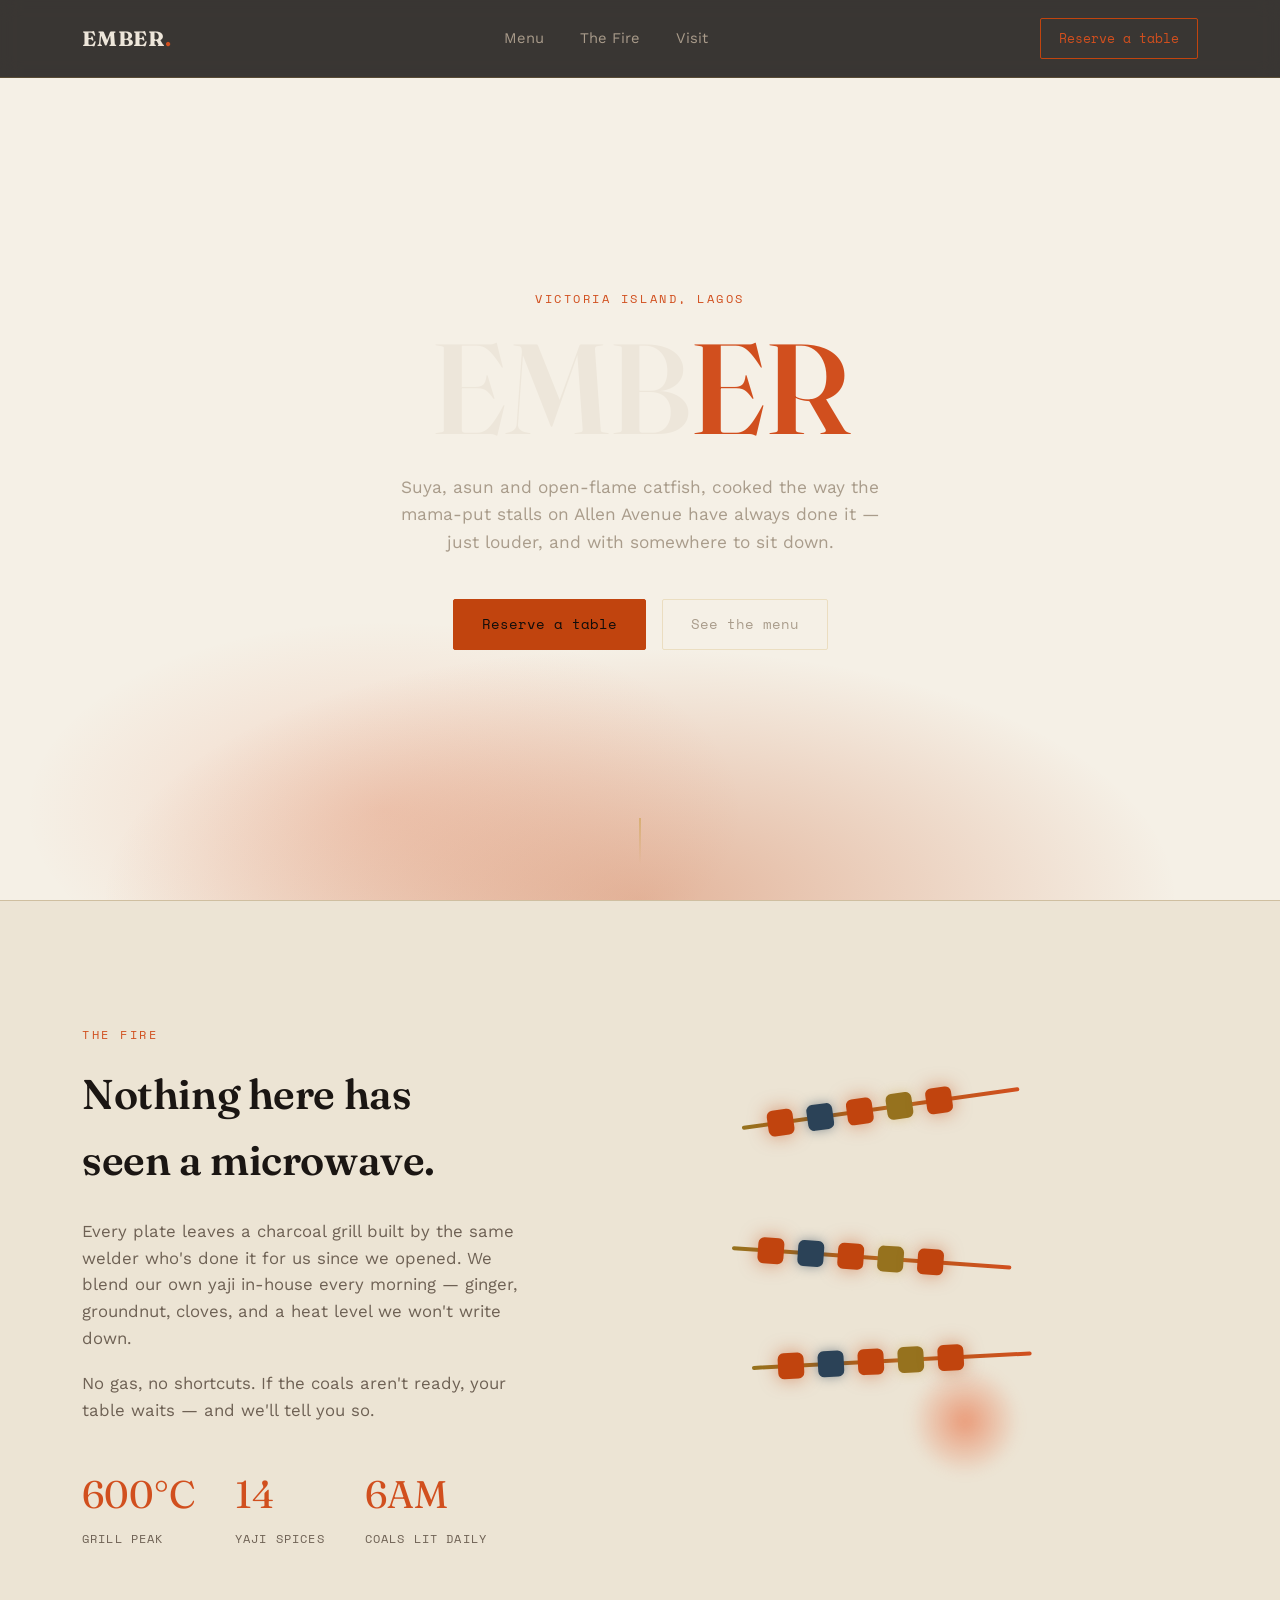
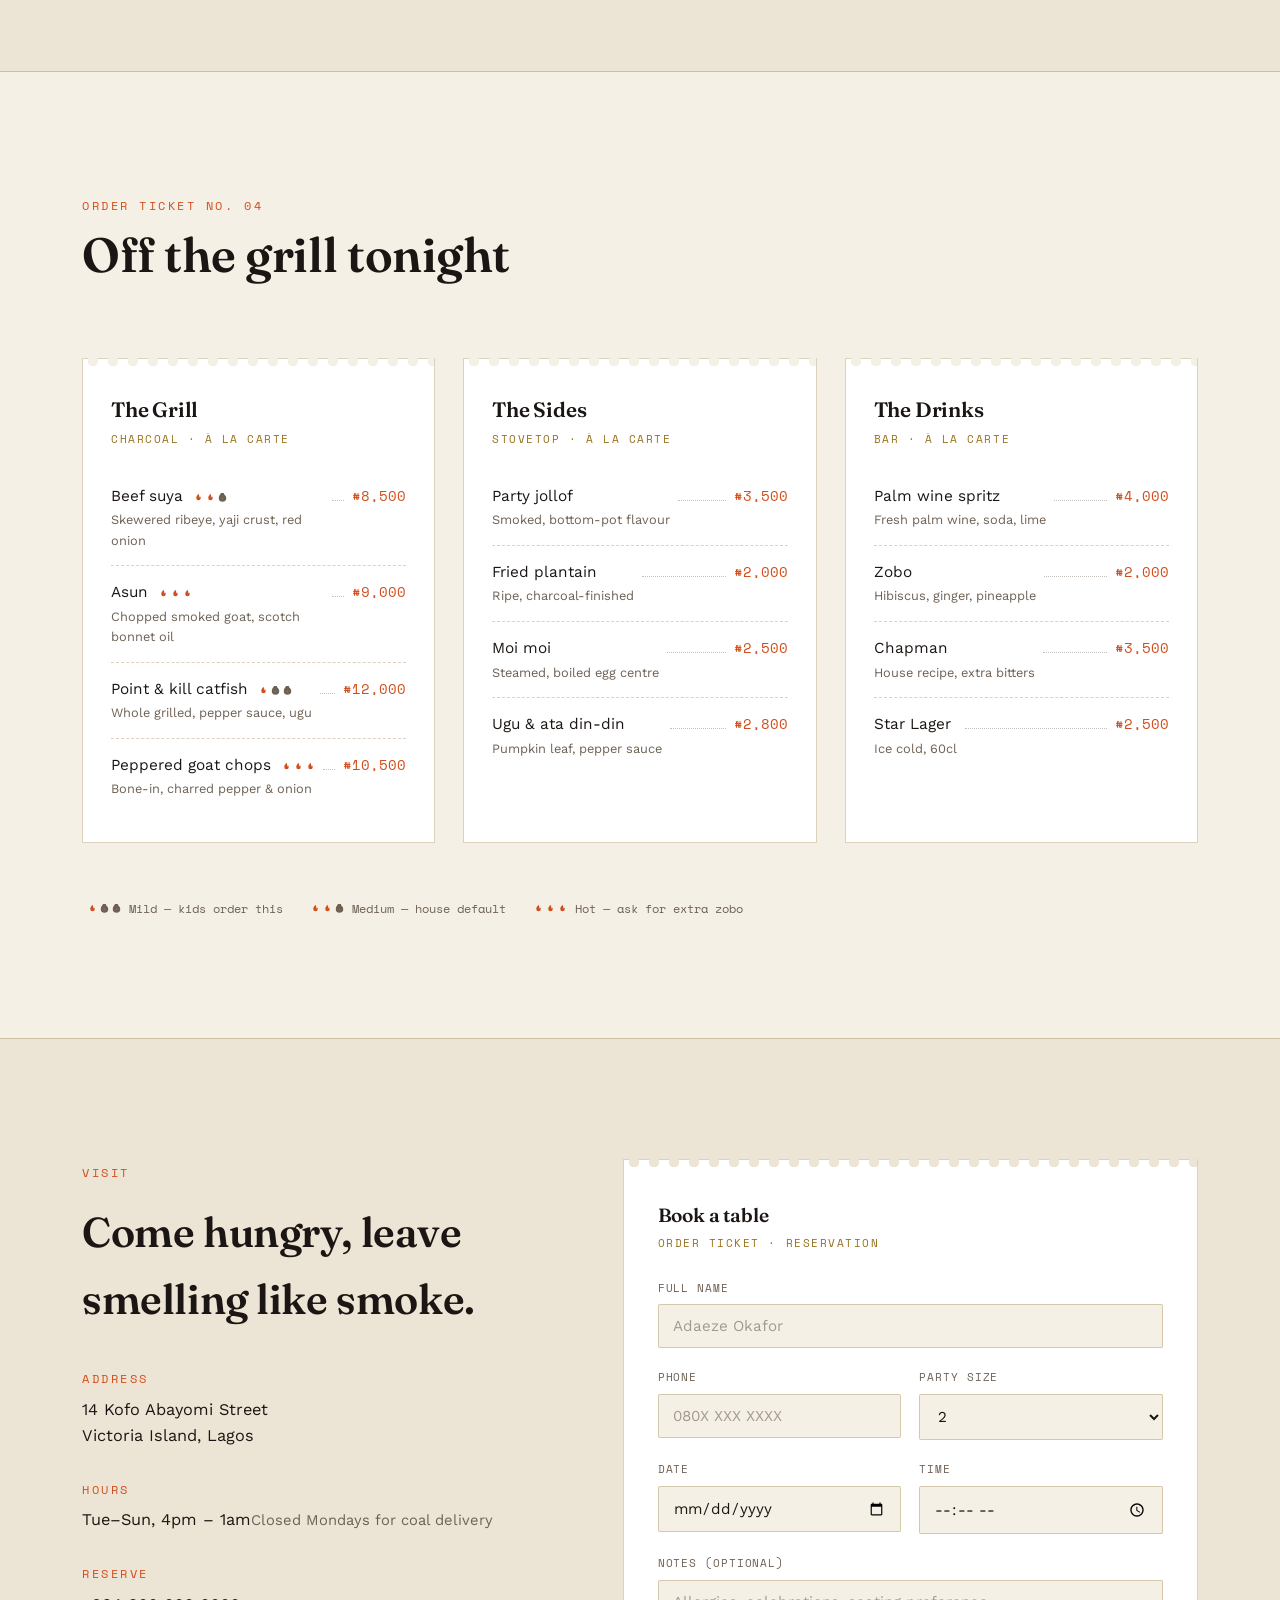
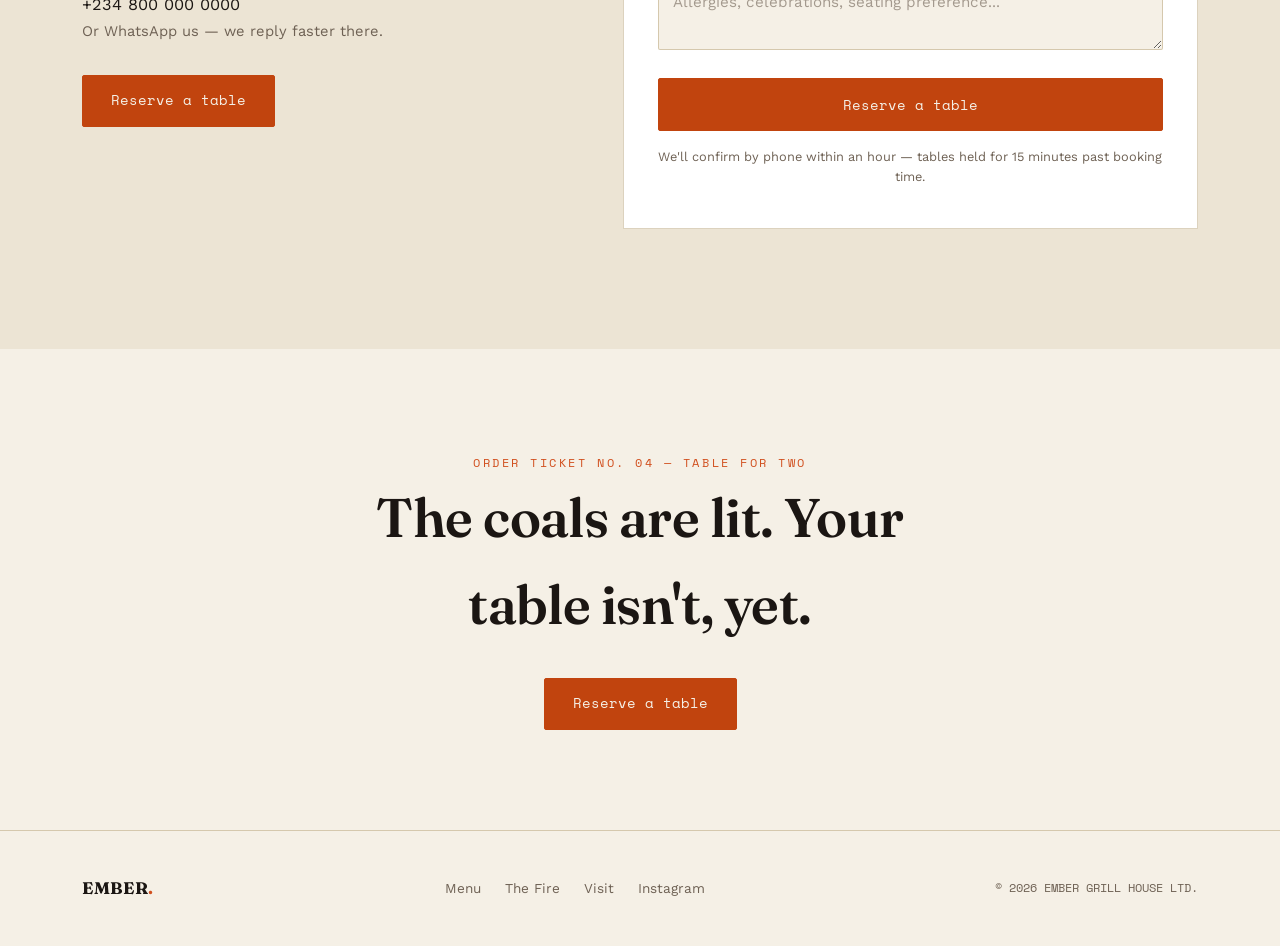
<file: ember-landing_1.html>
<!DOCTYPE html>
<html lang="en">
<head>
<meta charset="UTF-8">
<meta name="viewport" content="width=device-width, initial-scale=1.0">
<title>EMBER — Lagos Suya &amp; Grill House</title>
<link rel="preconnect" href="https://fonts.googleapis.com">
<link rel="preconnect" href="https://fonts.gstatic.com" crossorigin>
<link href="https://fonts.googleapis.com/css2?family=Fraunces:opsz,wght@9..144,300;9..144,500;9..144,600;9..144,700&family=Work+Sans:wght@300;400;500;600&family=Space+Mono:wght@400;700&display=swap" rel="stylesheet">
<link rel="stylesheet" href="ember-landing.css">
</head>
<body>

<header>
  <nav>
    <a href="#top" class="logo">EMBER<span>.</span></a>
    <div class="nav-links" id="navLinks">
      <a href="#menu">Menu</a>
      <a href="#fire">The Fire</a>
      <a href="#visit">Visit</a>
    </div>
    <a href="#visit" class="nav-cta">Reserve a table</a>
    <button class="nav-toggle" id="navToggle" aria-label="Toggle navigation" aria-expanded="false">☰</button>
  </nav>
</header>

<section class="hero" id="top">
  <div class="hero-inner">
    <span class="eyebrow">Victoria Island, Lagos</span>
    <h1>EMB<em>ER</em></h1>
    <p class="hero-sub">Suya, asun and open-flame catfish, cooked the way the mama-put stalls on Allen Avenue have always done it — just louder, and with somewhere to sit down.</p>
    <div class="hero-actions">
      <a href="#visit" class="btn btn-primary">Reserve a table</a>
      <a href="#menu" class="btn btn-ghost">See the menu</a>
    </div>
  </div>
  <div class="scroll-cue" aria-hidden="true"></div>
</section>

<section class="fire" id="fire">
  <div class="wrap fire-grid">
    <div class="reveal">
      <span class="eyebrow">The Fire</span>
      <h2 class="section-title fire-title">Nothing here has seen a microwave.</h2>
      <p class="fire-copy">Every plate leaves a charcoal grill built by the same welder who's done it for us since we opened. We blend our own yaji in-house every morning — ginger, groundnut, cloves, and a heat level we won't write down.</p>
      <p>No gas, no shortcuts. If the coals aren't ready, your table waits — and we'll tell you so.</p>
      <div class="fire-stats">
        <div class="fire-stat">
          <span class="num">600°C</span>
          <span class="label">Grill peak</span>
        </div>
        <div class="fire-stat">
          <span class="num">14</span>
          <span class="label">Yaji spices</span>
        </div>
        <div class="fire-stat">
          <span class="num">6AM</span>
          <span class="label">Coals lit daily</span>
        </div>
      </div>
    </div>
    <div class="skewer-art reveal" aria-hidden="true">
      <div class="flame"></div>
      <div class="skewer s1"><span class="chunk"></span><span class="chunk"></span><span class="chunk"></span></div>
      <div class="skewer s2"><span class="chunk"></span><span class="chunk"></span><span class="chunk"></span></div>
      <div class="skewer s3"><span class="chunk"></span><span class="chunk"></span><span class="chunk"></span></div>
    </div>
  </div>
</section>

<section id="menu">
  <div class="wrap">
    <div class="section-head reveal">
      <span class="eyebrow">Order Ticket No. 04</span>
      <h2>Off the grill tonight</h2>
    </div>

    <div class="menu-grid">

      <div class="ticket reveal">
        <h3>The Grill</h3>
        <span class="ticket-tag">Charcoal · À la carte</span>

        <div class="dish">
          <span class="dish-name">Beef suya
            <span class="heat" aria-label="heat level 2 of 3">
              <svg class="lit" viewBox="0 0 24 24"><path d="M12 2c-3 4-6 6-6 11a6 6 0 0012 0c0-2-1-3-2-4 0 2-1 3-2 2 1-3-1-5-2-9z"/></svg>
              <svg class="lit" viewBox="0 0 24 24"><path d="M12 2c-3 4-6 6-6 11a6 6 0 0012 0c0-2-1-3-2-4 0 2-1 3-2 2 1-3-1-5-2-9z"/></svg>
              <svg class="unlit" viewBox="0 0 24 24"><path d="M12 2c-3 4-6 6-6 11a6 6 0 0012 0c0-2-1-3-2-4 0 2-1 3-2 2 1-3-1-5-2-9z"/></svg>
            </span>
            <span class="desc">Skewered ribeye, yaji crust, red onion</span>
          </span>
          <span class="dish-leader"></span>
          <span class="dish-price mono">₦8,500</span>
        </div>

        <div class="dish">
          <span class="dish-name">Asun
            <span class="heat" aria-label="heat level 3 of 3">
              <svg class="lit" viewBox="0 0 24 24"><path d="M12 2c-3 4-6 6-6 11a6 6 0 0012 0c0-2-1-3-2-4 0 2-1 3-2 2 1-3-1-5-2-9z"/></svg>
              <svg class="lit" viewBox="0 0 24 24"><path d="M12 2c-3 4-6 6-6 11a6 6 0 0012 0c0-2-1-3-2-4 0 2-1 3-2 2 1-3-1-5-2-9z"/></svg>
              <svg class="lit" viewBox="0 0 24 24"><path d="M12 2c-3 4-6 6-6 11a6 6 0 0012 0c0-2-1-3-2-4 0 2-1 3-2 2 1-3-1-5-2-9z"/></svg>
            </span>
            <span class="desc">Chopped smoked goat, scotch bonnet oil</span>
          </span>
          <span class="dish-leader"></span>
          <span class="dish-price mono">₦9,000</span>
        </div>

        <div class="dish">
          <span class="dish-name">Point &amp; kill catfish
            <span class="heat" aria-label="heat level 1 of 3">
              <svg class="lit" viewBox="0 0 24 24"><path d="M12 2c-3 4-6 6-6 11a6 6 0 0012 0c0-2-1-3-2-4 0 2-1 3-2 2 1-3-1-5-2-9z"/></svg>
              <svg class="unlit" viewBox="0 0 24 24"><path d="M12 2c-3 4-6 6-6 11a6 6 0 0012 0c0-2-1-3-2-4 0 2-1 3-2 2 1-3-1-5-2-9z"/></svg>
              <svg class="unlit" viewBox="0 0 24 24"><path d="M12 2c-3 4-6 6-6 11a6 6 0 0012 0c0-2-1-3-2-4 0 2-1 3-2 2 1-3-1-5-2-9z"/></svg>
            </span>
            <span class="desc">Whole grilled, pepper sauce, ugu</span>
          </span>
          <span class="dish-leader"></span>
          <span class="dish-price mono">₦12,000</span>
        </div>

        <div class="dish">
          <span class="dish-name">Peppered goat chops
            <span class="heat" aria-label="heat level 3 of 3">
              <svg class="lit" viewBox="0 0 24 24"><path d="M12 2c-3 4-6 6-6 11a6 6 0 0012 0c0-2-1-3-2-4 0 2-1 3-2 2 1-3-1-5-2-9z"/></svg>
              <svg class="lit" viewBox="0 0 24 24"><path d="M12 2c-3 4-6 6-6 11a6 6 0 0012 0c0-2-1-3-2-4 0 2-1 3-2 2 1-3-1-5-2-9z"/></svg>
              <svg class="lit" viewBox="0 0 24 24"><path d="M12 2c-3 4-6 6-6 11a6 6 0 0012 0c0-2-1-3-2-4 0 2-1 3-2 2 1-3-1-5-2-9z"/></svg>
            </span>
            <span class="desc">Bone-in, charred pepper &amp; onion</span>
          </span>
          <span class="dish-leader"></span>
          <span class="dish-price mono">₦10,500</span>
        </div>
      </div>

      <div class="ticket reveal">
        <h3>The Sides</h3>
        <span class="ticket-tag">Stovetop · À la carte</span>

        <div class="dish">
          <span class="dish-name">Party jollof<span class="desc">Smoked, bottom-pot flavour</span></span>
          <span class="dish-leader"></span>
          <span class="dish-price mono">₦3,500</span>
        </div>
        <div class="dish">
          <span class="dish-name">Fried plantain<span class="desc">Ripe, charcoal-finished</span></span>
          <span class="dish-leader"></span>
          <span class="dish-price mono">₦2,000</span>
        </div>
        <div class="dish">
          <span class="dish-name">Moi moi<span class="desc">Steamed, boiled egg centre</span></span>
          <span class="dish-leader"></span>
          <span class="dish-price mono">₦2,500</span>
        </div>
        <div class="dish">
          <span class="dish-name">Ugu &amp; ata din-din<span class="desc">Pumpkin leaf, pepper sauce</span></span>
          <span class="dish-leader"></span>
          <span class="dish-price mono">₦2,800</span>
        </div>
      </div>

      <div class="ticket reveal">
        <h3>The Drinks</h3>
        <span class="ticket-tag">Bar · À la carte</span>

        <div class="dish">
          <span class="dish-name">Palm wine spritz<span class="desc">Fresh palm wine, soda, lime</span></span>
          <span class="dish-leader"></span>
          <span class="dish-price mono">₦4,000</span>
        </div>
        <div class="dish">
          <span class="dish-name">Zobo<span class="desc">Hibiscus, ginger, pineapple</span></span>
          <span class="dish-leader"></span>
          <span class="dish-price mono">₦2,000</span>
        </div>
        <div class="dish">
          <span class="dish-name">Chapman<span class="desc">House recipe, extra bitters</span></span>
          <span class="dish-leader"></span>
          <span class="dish-price mono">₦3,500</span>
        </div>
        <div class="dish">
          <span class="dish-name">Star Lager<span class="desc">Ice cold, 60cl</span></span>
          <span class="dish-leader"></span>
          <span class="dish-price mono">₦2,500</span>
        </div>
      </div>

    </div>

    <div class="heat-legend reveal">
      <div class="item">
        <span class="heat"><svg class="lit" viewBox="0 0 24 24"><path d="M12 2c-3 4-6 6-6 11a6 6 0 0012 0c0-2-1-3-2-4 0 2-1 3-2 2 1-3-1-5-2-9z"/></svg><svg class="unlit" viewBox="0 0 24 24"><path d="M12 2c-3 4-6 6-6 11a6 6 0 0012 0c0-2-1-3-2-4 0 2-1 3-2 2 1-3-1-5-2-9z"/></svg><svg class="unlit" viewBox="0 0 24 24"><path d="M12 2c-3 4-6 6-6 11a6 6 0 0012 0c0-2-1-3-2-4 0 2-1 3-2 2 1-3-1-5-2-9z"/></svg></span>
        <span>Mild — kids order this</span>
      </div>
      <div class="item">
        <span class="heat"><svg class="lit" viewBox="0 0 24 24"><path d="M12 2c-3 4-6 6-6 11a6 6 0 0012 0c0-2-1-3-2-4 0 2-1 3-2 2 1-3-1-5-2-9z"/></svg><svg class="lit" viewBox="0 0 24 24"><path d="M12 2c-3 4-6 6-6 11a6 6 0 0012 0c0-2-1-3-2-4 0 2-1 3-2 2 1-3-1-5-2-9z"/></svg><svg class="unlit" viewBox="0 0 24 24"><path d="M12 2c-3 4-6 6-6 11a6 6 0 0012 0c0-2-1-3-2-4 0 2-1 3-2 2 1-3-1-5-2-9z"/></svg></span>
        <span>Medium — house default</span>
      </div>
      <div class="item">
        <span class="heat"><svg class="lit" viewBox="0 0 24 24"><path d="M12 2c-3 4-6 6-6 11a6 6 0 0012 0c0-2-1-3-2-4 0 2-1 3-2 2 1-3-1-5-2-9z"/></svg><svg class="lit" viewBox="0 0 24 24"><path d="M12 2c-3 4-6 6-6 11a6 6 0 0012 0c0-2-1-3-2-4 0 2-1 3-2 2 1-3-1-5-2-9z"/></svg><svg class="lit" viewBox="0 0 24 24"><path d="M12 2c-3 4-6 6-6 11a6 6 0 0012 0c0-2-1-3-2-4 0 2-1 3-2 2 1-3-1-5-2-9z"/></svg></span>
        <span>Hot — ask for extra zobo</span>
      </div>
    </div>
  </div>
</section>

<section class="visit" id="visit">
  <div class="wrap visit-grid">
    <div class="reveal">
      <span class="eyebrow">Visit</span>
      <h2 class="section-title visit-title">Come hungry, leave smelling like smoke.</h2>

      <div class="visit-block visit-block-spaced">
        <span class="eyebrow">Address</span>
        <p>14 Kofo Abayomi Street<br>Victoria Island, Lagos</p>
      </div>
      <div class="visit-block">
        <span class="eyebrow">Hours</span>
        <p>Tue–Sun, 4pm – 1am<span class="sub">Closed Mondays for coal delivery</span></p>
      </div>
      <div class="visit-block">
        <span class="eyebrow">Reserve</span>
        <a class="line" href="tel:+2348000000000">+234 800 000 0000</a>
        <p class="sub">Or WhatsApp us — we reply faster there.</p>
      </div>
      <a href="tel:+2348000000000" class="btn btn-primary">Reserve a table</a>
    </div>

    <div class="res-card reveal">
      <form id="resForm">
        <h3>Book a table</h3>
        <span class="ticket-tag">Order Ticket · Reservation</span>

        <div class="field">
          <label for="resName">Full name</label>
          <input type="text" id="resName" name="name" placeholder="Adaeze Okafor" required>
        </div>

        <div class="res-row">
          <div class="field">
            <label for="resPhone">Phone</label>
            <input type="tel" id="resPhone" name="phone" placeholder="080X XXX XXXX" required>
          </div>
          <div class="field">
            <label for="resParty">Party size</label>
            <select id="resParty" name="party" required>
              <option value="">Select</option>
              <option>1</option>
              <option selected>2</option>
              <option>3</option>
              <option>4</option>
              <option>5</option>
              <option>6+</option>
            </select>
          </div>
        </div>

        <div class="res-row">
          <div class="field">
            <label for="resDate">Date</label>
            <input type="date" id="resDate" name="date" required>
          </div>
          <div class="field">
            <label for="resTime">Time</label>
            <input type="time" id="resTime" name="time" required>
          </div>
        </div>

        <div class="field">
          <label for="resNotes">Notes (optional)</label>
          <textarea id="resNotes" name="notes" placeholder="Allergies, celebrations, seating preference..."></textarea>
        </div>

        <button type="submit" class="res-submit">Reserve a table</button>
        <p class="res-note">We'll confirm by phone within an hour — tables held for 15 minutes past booking time.</p>
      </form>

      <div class="res-confirm" id="resConfirm">
        <span class="eyebrow">Ticket confirmed</span>
        <h3 id="resConfirmName"></h3>
        <p id="resConfirmDetails"></p>
        <p class="res-note">We'll call to confirm shortly. See you at the grill.</p>
      </div>
    </div>
  </div>
</section>

<section class="cta-strip">
  <div class="wrap">
    <span class="eyebrow">Order Ticket No. 04 — Table for two</span>
    <h2 class="cta-title">The coals are lit. Your table isn't, yet.</h2>
    <a href="tel:+2348000000000" class="btn btn-primary">Reserve a table</a>
  </div>
</section>

<footer>
  <div class="wrap footer-inner">
    <span class="logo footer-logo">EMBER<span>.</span></span>
    <div class="footer-links">
      <a href="#menu">Menu</a>
      <a href="#fire">The Fire</a>
      <a href="#visit">Visit</a>
      <a href="#" aria-label="Instagram">Instagram</a>
    </div>
    <span class="footer-copy">© 2026 EMBER GRILL HOUSE LTD.</span>
  </div>
</footer>

<script>
  // mobile nav toggle
  const navToggle = document.getElementById('navToggle');
  const navLinks = document.getElementById('navLinks');
  navToggle.addEventListener('click', () => {
    const isOpen = navLinks.classList.toggle('open');
    navToggle.setAttribute('aria-expanded', isOpen);
  });
  navLinks.querySelectorAll('a').forEach(a => a.addEventListener('click', () => {
    navLinks.classList.remove('open');
    navToggle.setAttribute('aria-expanded', 'false');
  }));

  // reservation form
  const resForm = document.getElementById('resForm');
  const resConfirm = document.getElementById('resConfirm');
  resForm.addEventListener('submit', (e) => {
    e.preventDefault();
    const name = document.getElementById('resName').value.trim() || 'Guest';
    const party = document.getElementById('resParty').value;
    const date = document.getElementById('resDate').value;
    const time = document.getElementById('resTime').value;

    let dateLabel = date;
    if (date) {
      const d = new Date(date + 'T00:00:00');
      dateLabel = d.toLocaleDateString('en-GB', { weekday: 'long', day: 'numeric', month: 'long' });
    }

    document.getElementById('resConfirmName').textContent = `Thanks, ${name}.`;
    document.getElementById('resConfirmDetails').textContent =
      `Table for ${party || '2'} · ${dateLabel || 'your requested date'}${time ? ' at ' + time : ''}`;

    resForm.style.display = 'none';
    resConfirm.classList.add('show');
  });

  // scroll reveal
  const revealEls = document.querySelectorAll('.reveal');
  const io = new IntersectionObserver((entries) => {
    entries.forEach(entry => {
      if (entry.isIntersecting) {
        entry.target.classList.add('in');
        io.unobserve(entry.target);
      }
    });
  }, { threshold: 0.15 });
  revealEls.forEach(el => io.observe(el));
</script>

</body>
</html>
</file>
<file: ember-landing.css>
:root{
  --bg:#F5F0E6;
  --bg-alt:#ECE4D4;
  --bg-alt-2:#FFFFFF;
  --ink:#1B1613;
  --ink-dim:#6E6154;
  --ember:#C1440E;
  --ember-bright:#D14F1E;
  --indigo:#2B4257;
  --gold:#96721E;
  --line: rgba(140,108,40,0.3);
}

*{box-sizing:border-box; margin:0; padding:0;}

html{scroll-behavior:smooth;}

body{
  background:var(--bg);
  color:var(--ink);
  font-family:'Work Sans', sans-serif;
  font-weight:400;
  line-height:1.6;
  -webkit-font-smoothing:antialiased;
}

@media (prefers-reduced-motion: reduce){
  *{animation-duration:0.01ms !important; animation-iteration-count:1 !important; transition-duration:0.01ms !important; scroll-behavior:auto !important;}
}

a{color:inherit; text-decoration:none;}
img{max-width:100%; display:block;}

h1,h2,h3{
  font-family:'Fraunces', serif;
  font-weight:600;
  letter-spacing:-0.01em;
}

.mono{font-family:'Space Mono', monospace;}

.eyebrow{
  font-family:'Space Mono', monospace;
  font-size:0.72rem;
  letter-spacing:0.22em;
  text-transform:uppercase;
  color:var(--ember-bright);
}

.wrap{
  max-width:1180px;
  margin:0 auto;
  padding:0 32px;
}

:focus-visible{
  outline:2px solid var(--ember-bright);
  outline-offset:3px;
}

/* ---------- NAV ---------- */
header{
  position:fixed;
  top:0; left:0; right:0;
  z-index:100;
  background:rgba(16,13,11,0.82);
  backdrop-filter:blur(10px);
  border-bottom:1px solid var(--line);
  color:var(--ink);
    --ink:#EDE6DA;
  --ink-dim:#A99C8B;
  --gold:#C89B3C;
  --line: rgba(200,155,60,0.22);
}
nav{
  display:flex;
  align-items:center;
  justify-content:space-between;
  padding:18px 32px;
  max-width:1180px;
  margin:0 auto;
}
.logo{
  font-family:'Fraunces', serif;
  font-weight:700;
  font-size:1.3rem;
  letter-spacing:0.04em;
}
.logo span{color:var(--ember-bright);}
.nav-links{
  display:flex;
  gap:36px;
  font-size:0.92rem;
  color:var(--ink-dim);
}
.nav-links a{transition:color 0.2s ease;}
.nav-links a:hover{color:var(--ink);}
.nav-cta{
  font-family:'Space Mono', monospace;
  font-size:0.82rem;
  border:1px solid var(--ember);
  color:var(--ember-bright);
  padding:9px 18px;
  border-radius:2px;
  transition:background 0.2s ease, color 0.2s ease;
}
.nav-cta:hover{background:var(--ember); color:var(--bg);}
.nav-toggle{
  display:none;
  background:none;
  border:none;
  color:var(--ink);
  font-size:1.5rem;
  cursor:pointer;
}

@media (max-width:820px){
  .nav-links{
    position:absolute;
    top:100%; left:0; right:0;
    background:var(--bg-alt);
    flex-direction:column;
    gap:0;
    max-height:0;
    overflow:hidden;
    transition:max-height 0.3s ease;
    border-bottom:1px solid var(--line);
  }
  .nav-links.open{max-height:300px;}
  .nav-links a{padding:16px 32px; border-top:1px solid var(--line);}
  .nav-cta{display:none;}
  .nav-toggle{display:block;}
}

/* ---------- HERO ---------- */

.hero{
  --bg:#100D0B;
  --bg-alt:#1B1613;
  --bg-alt-2:#221C18;
  --ink:#EDE6DA;
  --ink-dim:#A99C8B;
  --gold:#C89B3C;
  --line: rgba(200,155,60,0.22);
}

.hero{
  position:relative;
  min-height:100vh;
  display:flex;
  flex-direction:column;
  align-items:center;
  justify-content:center;
  text-align:center;
  overflow:hidden;
  padding:120px 24px 80px;
}
.hero::before{
  content:"";
  position:absolute;
  inset:0;
  z-index:1;
  background:
    radial-gradient(ellipse 60% 40% at 50% 100%, rgba(193,68,14,0.35), transparent 70%),
    radial-gradient(ellipse 40% 30% at 30% 90%, rgba(232,93,44,0.18), transparent 70%);
  animation:glow 7s ease-in-out infinite alternate;
}
@keyframes glow{
  from{opacity:0.7;}
  to{opacity:1;}
}
.hero-photo{
  position:absolute;
  inset:0;
  z-index:0;
  overflow:hidden;
}
.hero-photo img{
  width:100%;
  height:100%;
  object-fit:cover;
  opacity:0.85;
}
.hero-photo::after{
  content:"";
  position:absolute;
  inset:0;
  background:linear-gradient(180deg, rgba(16,13,11,0.4) 0%, rgba(16,13,11,0.88) 100%);
}
.hero-inner{position:relative; z-index:2;}
.hero .eyebrow{margin-bottom:22px; display:block;}
.hero h1{
  font-size:clamp(3.5rem, 11vw, 8rem);
  line-height:0.92;
  color:var(--ink);
}
.hero h1 em{
  font-style:normal;
  color:var(--ember-bright);
}
.hero-sub{
  max-width:480px;
  margin:26px auto 0;
  color:var(--ink-dim);
  font-size:1.08rem;
}
.hero-actions{
  margin-top:42px;
  display:flex;
  gap:16px;
  justify-content:center;
  flex-wrap:wrap;
}
.btn{
  font-family:'Space Mono', monospace;
  font-size:0.85rem;
  padding:14px 28px;
  border-radius:2px;
  transition:transform 0.15s ease, background 0.2s ease, color 0.2s ease, border-color 0.2s ease;
  display:inline-block;
}
.btn-primary{
  background:var(--ember);
  color:var(--bg);
  border:1px solid var(--ember);
}
.btn-primary:hover{background:var(--ember-bright); border-color:var(--ember-bright); transform:translateY(-1px);}
.btn-ghost{
  border:1px solid var(--line);
  color:var(--ink-dim);
}
.btn-ghost:hover{color:var(--ink); border-color:var(--gold);}

.scroll-cue{
  position:absolute;
  bottom:36px; left:50%;
  transform:translateX(-50%);
  z-index:3;
  width:1px;
  height:46px;
  background:linear-gradient(var(--gold), transparent);
}

/* ---------- SECTION shared ---------- */
section{padding:120px 0;}
.section-head{
  max-width:640px;
  margin-bottom:64px;
}
.section-head .eyebrow{margin-bottom:14px;}
.section-head h2{
  font-size:clamp(2rem, 4vw, 3rem);
}

.fire-intro-title{
  margin-top:14px;
  font-size:clamp(1.8rem,3.4vw,2.6rem);
  max-width:14ch;
}

.fire-intro-copy{
  margin-top:24px;
}

.visit-heading{
  margin-top:14px;
  font-size:clamp(1.8rem,3.4vw,2.6rem);
}

.visit-block-top{
  margin-top:38px;
}

.res-confirm-title{
  margin-bottom:10px;
}

.cta-title{
  margin-top:18px;
}

.footer-brand{
  font-size:1.05rem;
}

.reveal{
  opacity:0;
  transform:translateY(24px);
  transition:opacity 0.7s ease, transform 0.7s ease;
}
.reveal.in{opacity:1; transform:translateY(0);}

/* ---------- THE FIRE ---------- */
.fire{
  background:var(--bg-alt);
  border-top:1px solid var(--line);
  border-bottom:1px solid var(--line);
}
.fire-grid{
  display:grid;
  grid-template-columns:1.1fr 0.9fr;
  gap:80px;
  align-items:center;
}
.fire p{
  color:var(--ink-dim);
  font-size:1.05rem;
  max-width:46ch;
}
.fire p + p{margin-top:18px;}
.fire-stats{
  display:flex;
  gap:40px;
  margin-top:40px;
}
.fire-stat .num{
  font-family:'Fraunces', serif;
  font-size:2.4rem;
  color:var(--ember-bright);
  display:block;
}
.fire-stat .label{
  font-family:'Space Mono', monospace;
  font-size:0.72rem;
  letter-spacing:0.1em;
  text-transform:uppercase;
  color:var(--ink-dim);
}

.skewer-art{
  position:relative;
  height:380px;
}
.skewer{
  position:absolute;
  width:280px; height:4px;
  background:linear-gradient(90deg, var(--gold), var(--ember-bright));
  border-radius:2px;
  transform-origin:left center;
}
.skewer::before, .skewer::after, .skewer .chunk{
  content:"";
  position:absolute;
  top:-11px;
  width:26px; height:26px;
  border-radius:6px;
  background:var(--ember);
  box-shadow:0 0 18px rgba(193,68,14,0.5);
}
.skewer::before{left:26px;}
.skewer::after{left:66px; background:var(--indigo); box-shadow:0 0 12px rgba(43,66,87,0.5);}
.skewer .chunk{left:106px;}
.skewer .chunk:nth-of-type(2){left:146px; background:var(--gold); box-shadow:0 0 12px rgba(200,155,60,0.4);}
.skewer .chunk:nth-of-type(3){left:186px;}
.skewer.s1{top:30px; left:10px; transform:rotate(-8deg);}
.skewer.s2{top:150px; left:0px; transform:rotate(4deg);}
.skewer.s3{top:270px; left:20px; transform:rotate(-3deg);}
.flame{
  position:absolute;
  bottom:0; left:50%;
  width:110px; height:110px;
  transform:translateX(-50%);
  background:radial-gradient(circle, rgba(232,93,44,0.55), transparent 70%);
  filter:blur(6px);
  animation:flicker 2.4s ease-in-out infinite;
}
@keyframes flicker{
  0%,100%{opacity:0.6; transform:translateX(-50%) scale(1);}
  50%{opacity:0.95; transform:translateX(-50%) scale(1.12);}
}

/* ---------- MENU ---------- */
.menu-grid{
  display:grid;
  grid-template-columns:repeat(3, 1fr);
  gap:28px;
}
.ticket{
  background:var(--bg-alt-2);
  border:1px solid var(--line);
  position:relative;
  padding:34px 28px 28px;
}
.ticket::before{
  content:"";
  position:absolute;
  top:-1px; left:0; right:0;
  height:14px;
  background-image:radial-gradient(circle, var(--bg) 5px, transparent 5.5px);
  background-size:20px 20px;
  background-position:0 -7px;
  background-repeat:repeat-x;
}
.ticket h3{
  font-size:1.3rem;
  color:var(--ink);
  margin-bottom:4px;
}
.ticket .ticket-tag{
  font-family:'Space Mono', monospace;
  font-size:0.68rem;
  letter-spacing:0.14em;
  text-transform:uppercase;
  color:var(--gold);
  display:block;
  margin-bottom:22px;
}
.dish{
  display:flex;
  align-items:baseline;
  gap:8px;
  padding:14px 0;
  border-top:1px dashed var(--line);
}
.dish:first-of-type{border-top:none;}
.dish-name{
  font-size:0.96rem;
  color:var(--ink);
}
.dish-name .desc{
  display:block;
  font-size:0.8rem;
  color:var(--ink-dim);
  margin-top:2px;
  font-family:'Work Sans', sans-serif;
}
.dish-leader{
  flex:1;
  border-bottom:1px dotted var(--ink-dim);
  margin-bottom:5px;
  min-width:12px;
  opacity:0.4;
}
.dish-price{
  font-family:'Space Mono', monospace;
  font-size:0.9rem;
  color:var(--ember-bright);
  white-space:nowrap;
}
.heat{
  display:inline-flex;
  gap:3px;
  margin-left:6px;
  vertical-align:middle;
}
.heat svg{width:9px; height:9px;}
.heat .lit path{fill:var(--ember-bright);}
.heat .unlit path{fill:none; stroke:var(--ink-dim); stroke-width:8;}

.heat-legend{
  margin-top:56px;
  display:flex;
  align-items:center;
  gap:22px;
  flex-wrap:wrap;
  font-family:'Space Mono', monospace;
  font-size:0.76rem;
  color:var(--ink-dim);
}
.heat-legend .item{display:flex; align-items:center; gap:8px;}

@media (max-width:900px){
  .menu-grid{grid-template-columns:1fr;}
  .fire-grid{grid-template-columns:1fr; gap:48px;}
  .skewer-art{height:260px;}
}

/* ---------- GALLERY ---------- */
.gallery{
  padding-top:0;
  padding-bottom:100px;
}
.gallery-strip{
  display:grid;
  grid-auto-flow:column;
  grid-auto-columns:minmax(240px, 1fr);
  gap:20px;
  overflow-x:auto;
  scroll-snap-type:x mandatory;
  padding-bottom:6px;
}
.gallery-item{
  position:relative;
  aspect-ratio:4/3;
  background:var(--bg-alt-2);
  border:1px solid var(--line);
  overflow:hidden;
  scroll-snap-align:start;
}
.gallery-item img{
  width:100%;
  height:100%;
  object-fit:cover;
}
.gallery-placeholder{
  display:none;
  position:absolute;
  inset:0;
  flex-direction:column;
  align-items:center;
  justify-content:center;
  gap:10px;
  text-align:center;
  padding:18px;
  background:
    linear-gradient(var(--line) 1px, transparent 1px),
    linear-gradient(90deg, var(--line) 1px, transparent 1px),
    var(--bg-alt-2);
  background-size:22px 22px;
}
.gallery-placeholder .ph-icon{
  font-size:1.6rem;
  color:var(--gold);
}
.gallery-placeholder .ph-label{
  font-family:'Space Mono', monospace;
  font-size:0.7rem;
  color:var(--ink-dim);
  letter-spacing:0.03em;
}

/* ---------- VISIT ---------- */
.visit{
  background:var(--bg-alt);
  border-top:1px solid var(--line);
}
.visit-grid{
  display:grid;
  grid-template-columns:0.9fr 1.1fr;
  gap:70px;
}
.visit-block{margin-bottom:32px;}
.visit-block--spaced{margin-top:38px;}
.visit-block .eyebrow{display:block; margin-bottom:8px;}
.visit-block p, .visit-block a.line{
  color:var(--ink);
  font-size:1.02rem;
}
.visit-block .sub{color:var(--ink-dim); font-size:0.92rem; margin-top:2px;}

/* ---------- RESERVATION FORM ---------- */
.res-card{
  background:var(--bg-alt-2);
  border:1px solid var(--line);
  padding:40px 34px;
  position:relative;
}
.res-card::before{
  content:"";
  position:absolute;
  top:-1px; left:0; right:0;
  height:14px;
  background-image:radial-gradient(circle, var(--bg-alt) 5px, transparent 5.5px);
  background-size:20px 20px;
  background-position:0 -7px;
  background-repeat:repeat-x;
}
.res-card h3{
  font-size:1.2rem;
  color:var(--ink);
  margin-bottom:4px;
}
.res-card .ticket-tag{
  font-family:'Space Mono', monospace;
  font-size:0.68rem;
  letter-spacing:0.14em;
  text-transform:uppercase;
  color:var(--gold);
  display:block;
  margin-bottom:26px;
}
.res-row{
  display:grid;
  grid-template-columns:1fr 1fr;
  gap:18px;
}
.field{
  margin-bottom:20px;
}
.field label{
  display:block;
  font-family:'Space Mono', monospace;
  font-size:0.7rem;
  letter-spacing:0.08em;
  text-transform:uppercase;
  color:var(--ink-dim);
  margin-bottom:8px;
}
.field input,
.field select,
.field textarea{
  width:100%;
  background:var(--bg);
  border:1px solid var(--line);
  color:var(--ink);
  font-family:'Work Sans', sans-serif;
  font-size:0.95rem;
  padding:12px 14px;
  border-radius:2px;
  transition:border-color 0.2s ease;
}
.field textarea{resize:vertical; min-height:70px;}
.field input:focus,
.field select:focus,
.field textarea:focus{
  border-color:var(--ember-bright);
}
.field input::placeholder,
.field textarea::placeholder{color:var(--ink-dim); opacity:0.6;}

.field-wrap{position:relative;}
.field-hint{
  position:absolute;
  inset:0;
  right:40px;
  display:flex;
  align-items:center;
  padding-left:14px;
  background:var(--bg);
  color:var(--ink-dim);
  font-family:'Work Sans', sans-serif;
  font-size:0.95rem;
  pointer-events:none;
  border-radius:2px 0 0 2px;
}
.field-hint.hidden{display:none;}

.res-submit{
  width:100%;
  border:1px solid var(--ember);
  background:var(--ember);
  color:var(--bg);
  font-family:'Space Mono', monospace;
  font-size:0.88rem;
  padding:15px;
  border-radius:2px;
  cursor:pointer;
  transition:background 0.2s ease, border-color 0.2s ease;
}
.res-submit:hover{background:var(--ember-bright); border-color:var(--ember-bright);}
.res-note{
  margin-top:16px;
  font-size:0.8rem;
  color:var(--ink-dim);
  text-align:center;
}
.res-confirm{
  display:none;
  text-align:center;
  padding:20px 0;
}
.res-confirm:focus{outline:none;}
.res-confirm.show{display:block;}
.res-confirm .eyebrow{display:block; margin-bottom:10px;}
.res-confirm p{color:var(--ink-dim); font-size:0.92rem;}
.res-confirm h3{margin-bottom:10px;}

@media (max-width:900px){
  .visit-grid{grid-template-columns:1fr;}
  .res-row{grid-template-columns:1fr;}
}

input[type="date"]::-webkit-calendar-picker-indicator,
input[type="time"]::-webkit-calendar-picker-indicator {
  cursor: pointer;
}

input[type="date"]::-webkit-datetime-edit,
input[type="date"]::-webkit-datetime-edit-fields-wrapper,
input[type="date"]::-webkit-datetime-edit-text,
input[type="date"]::-webkit-datetime-edit-month-field,
input[type="date"]::-webkit-datetime-edit-day-field,
input[type="date"]::-webkit-datetime-edit-year-field,
input[type="time"]::-webkit-datetime-edit,
input[type="time"]::-webkit-datetime-edit-fields-wrapper,
input[type="time"]::-webkit-datetime-edit-text,
input[type="time"]::-webkit-datetime-edit-hour-field,
input[type="time"]::-webkit-datetime-edit-minute-field,
input[type="time"]::-webkit-datetime-edit-ampm-field{
  color: var(--ink);
  opacity: 1;
}

/* ---------- CTA STRIP ---------- */
.cta-strip{
  text-align:center;
  padding:100px 0;
}
.cta-strip h2{
  font-size:clamp(2rem, 5vw, 3.4rem);
  max-width:640px;
  margin:0 auto 30px;
}
.cta-title{margin-top:18px;}
.section-title{
  margin-top:14px;
  font-size:clamp(1.8rem,3.4vw,2.6rem);
}
.fire-title{max-width:14ch;}
.fire-copy{margin-top:24px;}
.visit-title{margin-top:14px;}
.visit-block-spaced{margin-top:38px;}

/* ---------- FOOTER ---------- */
footer{
  border-top:1px solid var(--line);
  padding:44px 0;
}
.footer-inner{
  display:flex;
  justify-content:space-between;
  align-items:center;
  flex-wrap:wrap;
  gap:20px;
}
.footer-links{
  display:flex;
  gap:24px;
  font-size:0.85rem;
  color:var(--ink-dim);
}
.footer-links a:hover{color:var(--ink);}
.footer-copy{
  font-family:'Space Mono', monospace;
  font-size:0.72rem;
  color:var(--ink-dim);
}
.footer-logo{font-size:1.05rem;}
</file>
